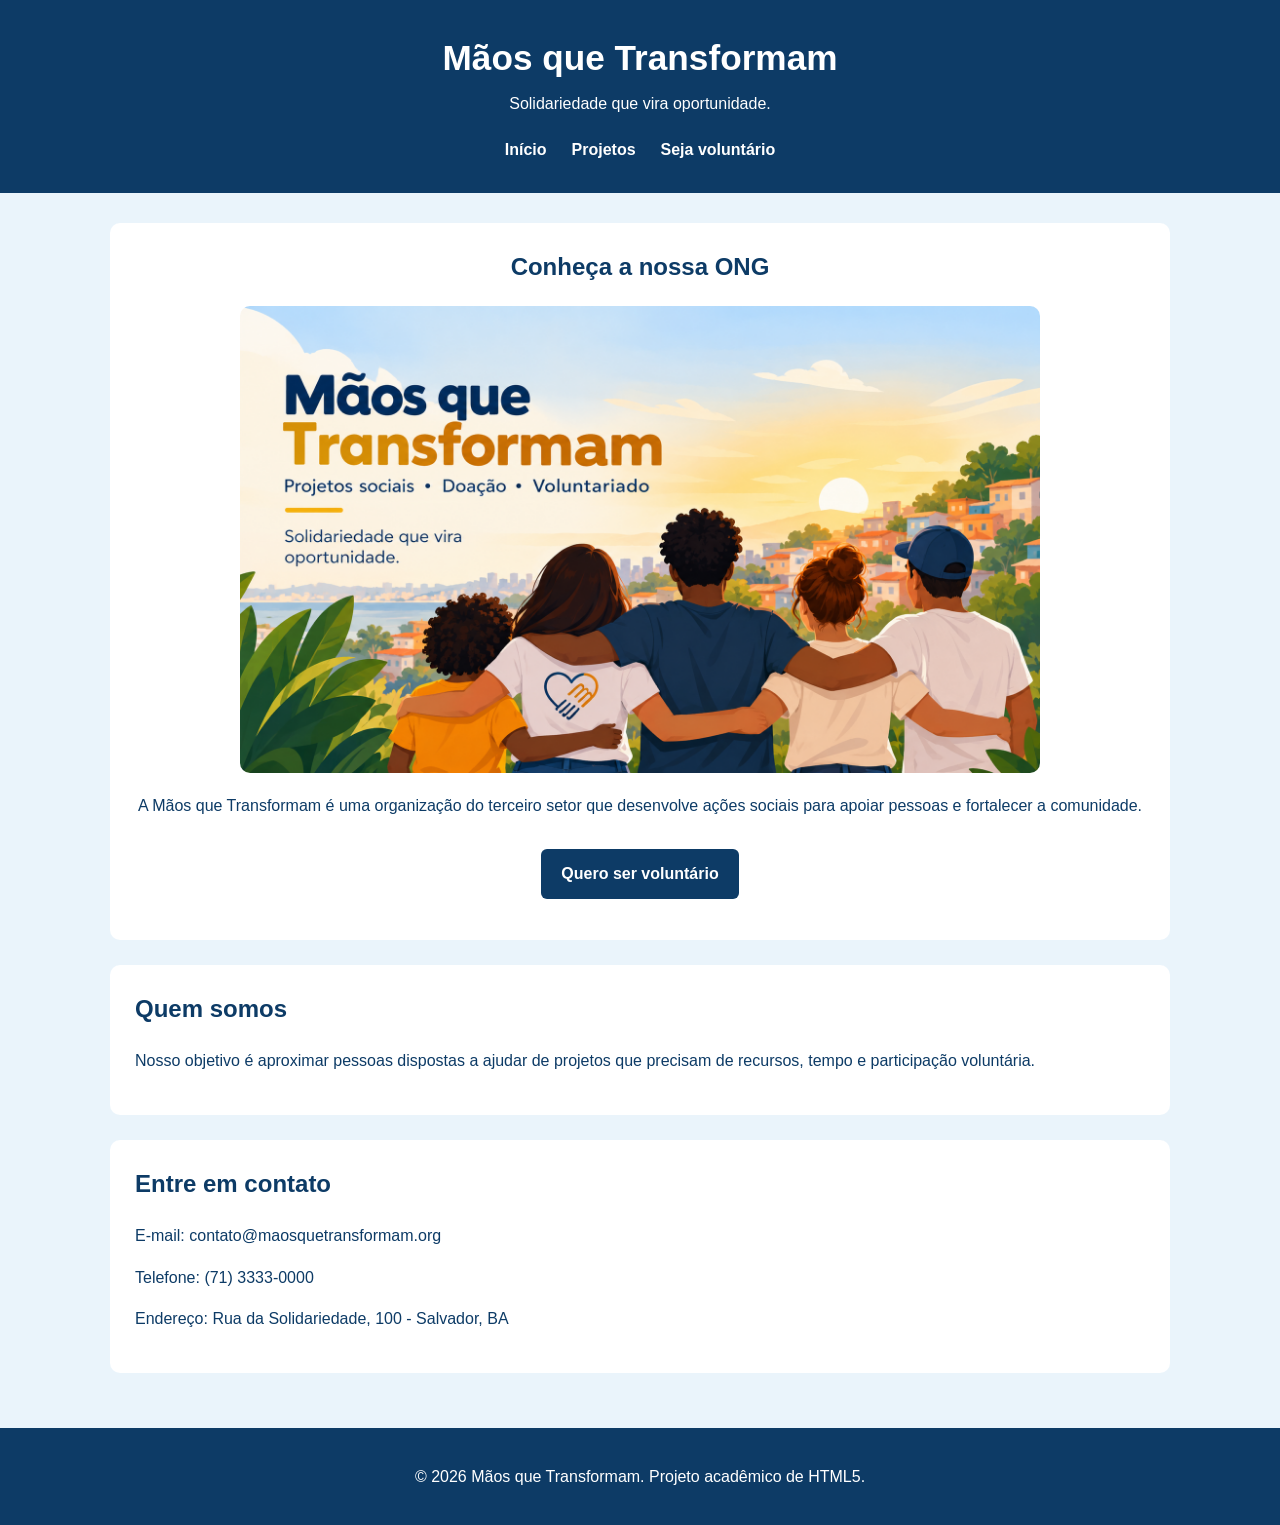
<file: index.html>
<!DOCTYPE html>
<html lang="pt-BR">

<head>
    <meta charset="UTF-8">
    <meta name="viewport" content="width=device-width, initial-scale=1.0">
    <meta name="description" content="Mãos que Transformam: ONG dedicada a ações de alimentação, educação e voluntariado.">

    <title>Mãos que Transformam | Início</title>

    <link rel="stylesheet" href="style.css">
</head>

<body>

    <header>
        <div class="header-inner">

            <h1>Mãos que Transformam</h1>
            <p>Solidariedade que vira oportunidade.</p>

            <nav aria-label="Navegação principal">
                <ul>
                    <li><a href="index.html">Início</a></li>
                    <li><a href="projetos.html">Projetos</a></li>
                    <li><a href="cadastro.html">Seja voluntário</a></li>
                </ul>
            </nav>

        </div>
    </header>

    <main>

        <section class="hero">
            <h2>Conheça a nossa ONG</h2>

            <img
                src="assets/hero.png"
                alt="Ilustração de pessoas unidas representando solidariedade e trabalho voluntário"
            >

            <p>
                A Mãos que Transformam é uma organização do terceiro setor
                que desenvolve ações sociais para apoiar pessoas e fortalecer
                a comunidade.
            </p>

            <a href="cadastro.html" class="botao-voluntario">
                Quero ser voluntário
            </a>

            <p id="mensagem" aria-live="polite"></p>

        </section>

        <section>
            <h2>Quem somos</h2>

            <p>
                Nosso objetivo é aproximar pessoas dispostas a ajudar de
                projetos que precisam de recursos, tempo e participação
                voluntária.
            </p>
        </section>

        <section>
            <h2>Entre em contato</h2>

            <p>E-mail: contato@maosquetransformam.org</p>
            <p>Telefone: (71) 3333-0000</p>
            <p>Endereço: Rua da Solidariedade, 100 - Salvador, BA</p>
        </section>

    </main>

    <footer>
        <div class="footer-inner">
            <p>&copy; 2026 Mãos que Transformam. Projeto acadêmico de HTML5.</p>
        </div>
    </footer>

    <script src="script.js"></script>

</body>

</html>
</file>
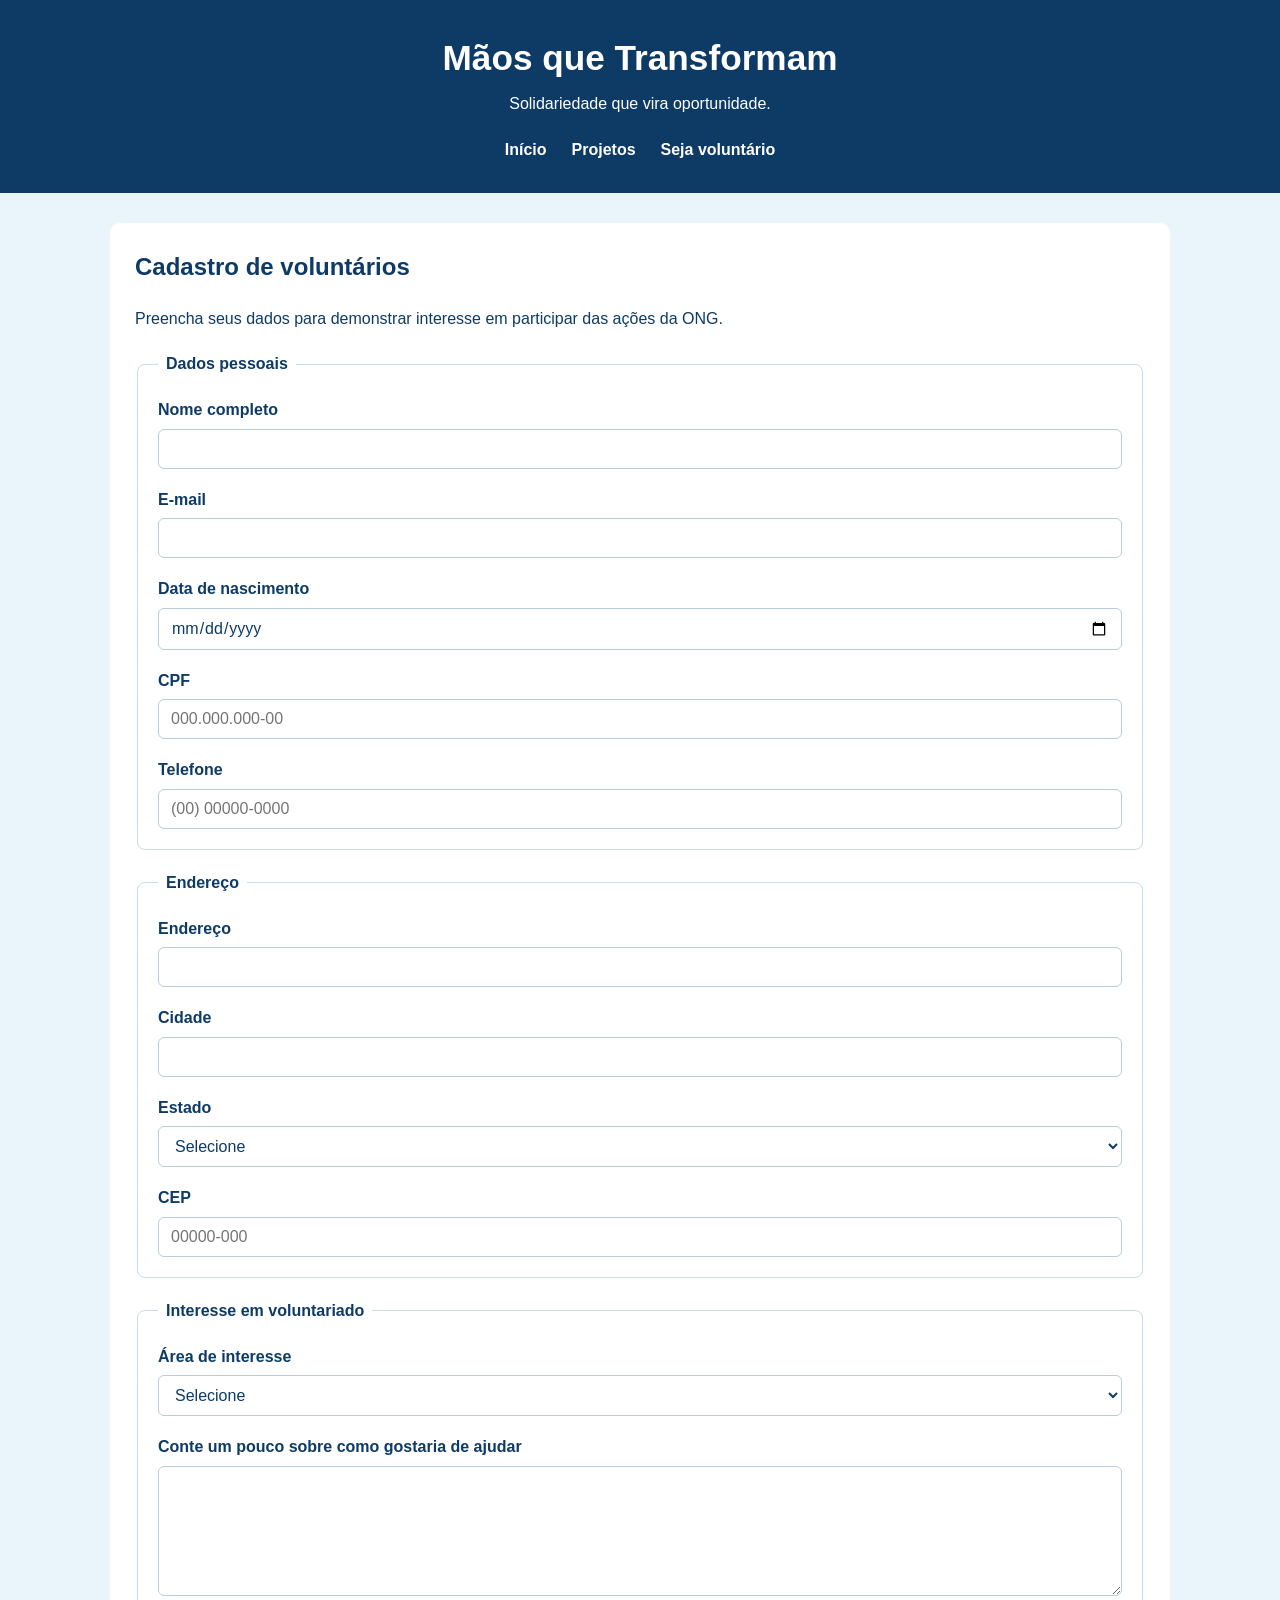
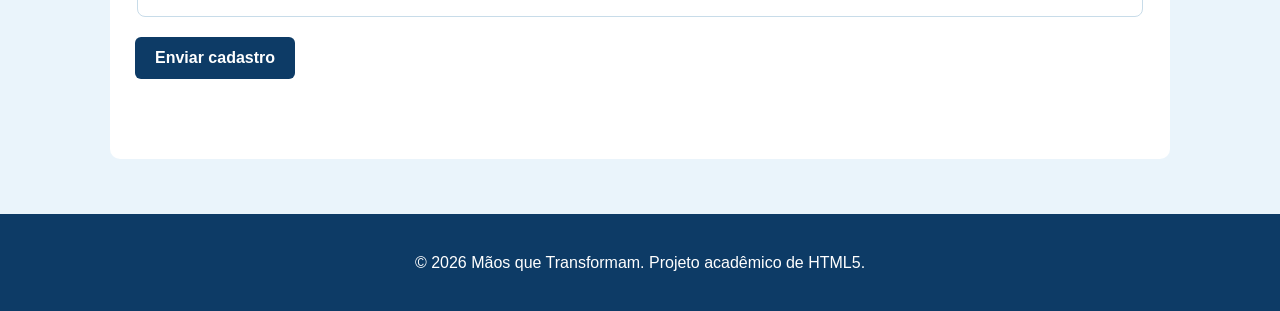
<file: cadastro.html>
<!DOCTYPE html>
<html lang="pt-BR">

<head>
    <meta charset="UTF-8">
    <meta name="viewport" content="width=device-width, initial-scale=1.0">
    <meta name="description" content="Formulário de cadastro de voluntários da ONG Mãos que Transformam.">

    <title>Mãos que Transformam | Cadastro</title>

    <link rel="stylesheet" href="style.css">
</head>

<body>

    <header>
        <div class="header-inner">

            <h1>Mãos que Transformam</h1>
            <p>Solidariedade que vira oportunidade.</p>

            <nav aria-label="Navegação principal">
                <ul>
                    <li><a href="index.html">Início</a></li>
                    <li><a href="projetos.html">Projetos</a></li>
                    <li><a href="cadastro.html">Seja voluntário</a></li>
                </ul>
            </nav>

        </div>
    </header>

    <main>

        <section>
            <h2>Cadastro de voluntários</h2>

            <p>
                Preencha seus dados para demonstrar interesse em participar
                das ações da ONG.
            </p>

            <form id="cadastro-form" action="#" method="post">

                <fieldset>
                    <legend>Dados pessoais</legend>

                    <div class="form-group">
                        <label for="nome">Nome completo</label>
                        <input type="text" id="nome" name="nome"
                               required minlength="3" autocomplete="name">
                    </div>

                    <div class="form-group">
                        <label for="email">E-mail</label>
                        <input type="email" id="email" name="email"
                               required autocomplete="email">
                    </div>

                    <div class="form-group">
                        <label for="nascimento">Data de nascimento</label>
                        <input type="date" id="nascimento" name="nascimento"
                               required autocomplete="bday">
                    </div>

                    <div class="form-group">
                        <label for="cpf">CPF</label>
                        <input type="text" id="cpf" name="cpf"
                               inputmode="numeric"
                               pattern="[0-9]{3}\.[0-9]{3}\.[0-9]{3}-[0-9]{2}"
                               placeholder="000.000.000-00"
                               maxlength="14"
                               required
                               title="Digite o CPF no formato 000.000.000-00">
                    </div>

                    <div class="form-group">
                        <label for="telefone">Telefone</label>
                        <input type="tel" id="telefone" name="telefone"
                               inputmode="tel"
                               pattern="\([0-9]{2}\) [0-9]{5}-[0-9]{4}"
                               placeholder="(00) 00000-0000"
                               maxlength="15"
                               required
                               autocomplete="tel"
                               title="Digite o telefone no formato (00) 00000-0000">
                    </div>

                </fieldset>

                <fieldset>
                    <legend>Endereço</legend>

                    <div class="form-group">
                        <label for="endereco">Endereço</label>
                        <input type="text" id="endereco" name="endereco"
                               required autocomplete="street-address">
                    </div>

                    <div class="form-group">
                        <label for="cidade">Cidade</label>
                        <input type="text" id="cidade" name="cidade"
                               required autocomplete="address-level2">
                    </div>

                    <div class="form-group">
                        <label for="estado">Estado</label>

                        <select id="estado" name="estado"
                                required autocomplete="address-level1">

                            <option value="">Selecione</option>
                            <option>AC</option>
                            <option>AL</option>
                            <option>AP</option>
                            <option>AM</option>
                            <option>BA</option>
                            <option>CE</option>
                            <option>DF</option>
                            <option>ES</option>
                            <option>GO</option>
                            <option>MA</option>
                            <option>MT</option>
                            <option>MS</option>
                            <option>MG</option>
                            <option>PA</option>
                            <option>PB</option>
                            <option>PR</option>
                            <option>PE</option>
                            <option>PI</option>
                            <option>RJ</option>
                            <option>RN</option>
                            <option>RS</option>
                            <option>RO</option>
                            <option>RR</option>
                            <option>SC</option>
                            <option>SP</option>
                            <option>SE</option>
                            <option>TO</option>

                        </select>
                    </div>

                    <div class="form-group">
                        <label for="cep">CEP</label>
                        <input type="text" id="cep" name="cep"
                               inputmode="numeric"
                               pattern="[0-9]{5}-[0-9]{3}"
                               placeholder="00000-000"
                               maxlength="9"
                               required
                               autocomplete="postal-code"
                               title="Digite o CEP no formato 00000-000">
                    </div>

                </fieldset>

                <fieldset>
                    <legend>Interesse em voluntariado</legend>

                    <div class="form-group">
                        <label for="area">Área de interesse</label>

                        <select id="area" name="area" required>
                            <option value="">Selecione</option>
                            <option>Educação</option>
                            <option>Arrecadação e doação</option>
                            <option>Eventos</option>
                            <option>Comunicação</option>
                            <option>Outras atividades</option>
                        </select>
                    </div>

                    <div class="form-group">
                        <label for="mensagem-cadastro">
                            Conte um pouco sobre como gostaria de ajudar
                        </label>

                        <textarea id="mensagem-cadastro"
                                  name="mensagem"
                                  minlength="10"
                                  required></textarea>
                    </div>

                </fieldset>

                <button type="submit">Enviar cadastro</button>

                <p id="mensagem-formulario" aria-live="polite"></p>

            </form>

        </section>

    </main>

    <footer>
        <div class="footer-inner">
            <p>&copy; 2026 Mãos que Transformam. Projeto acadêmico de HTML5.</p>
        </div>
    </footer>

    <script src="script.js"></script>

</body>

</html>
</file>
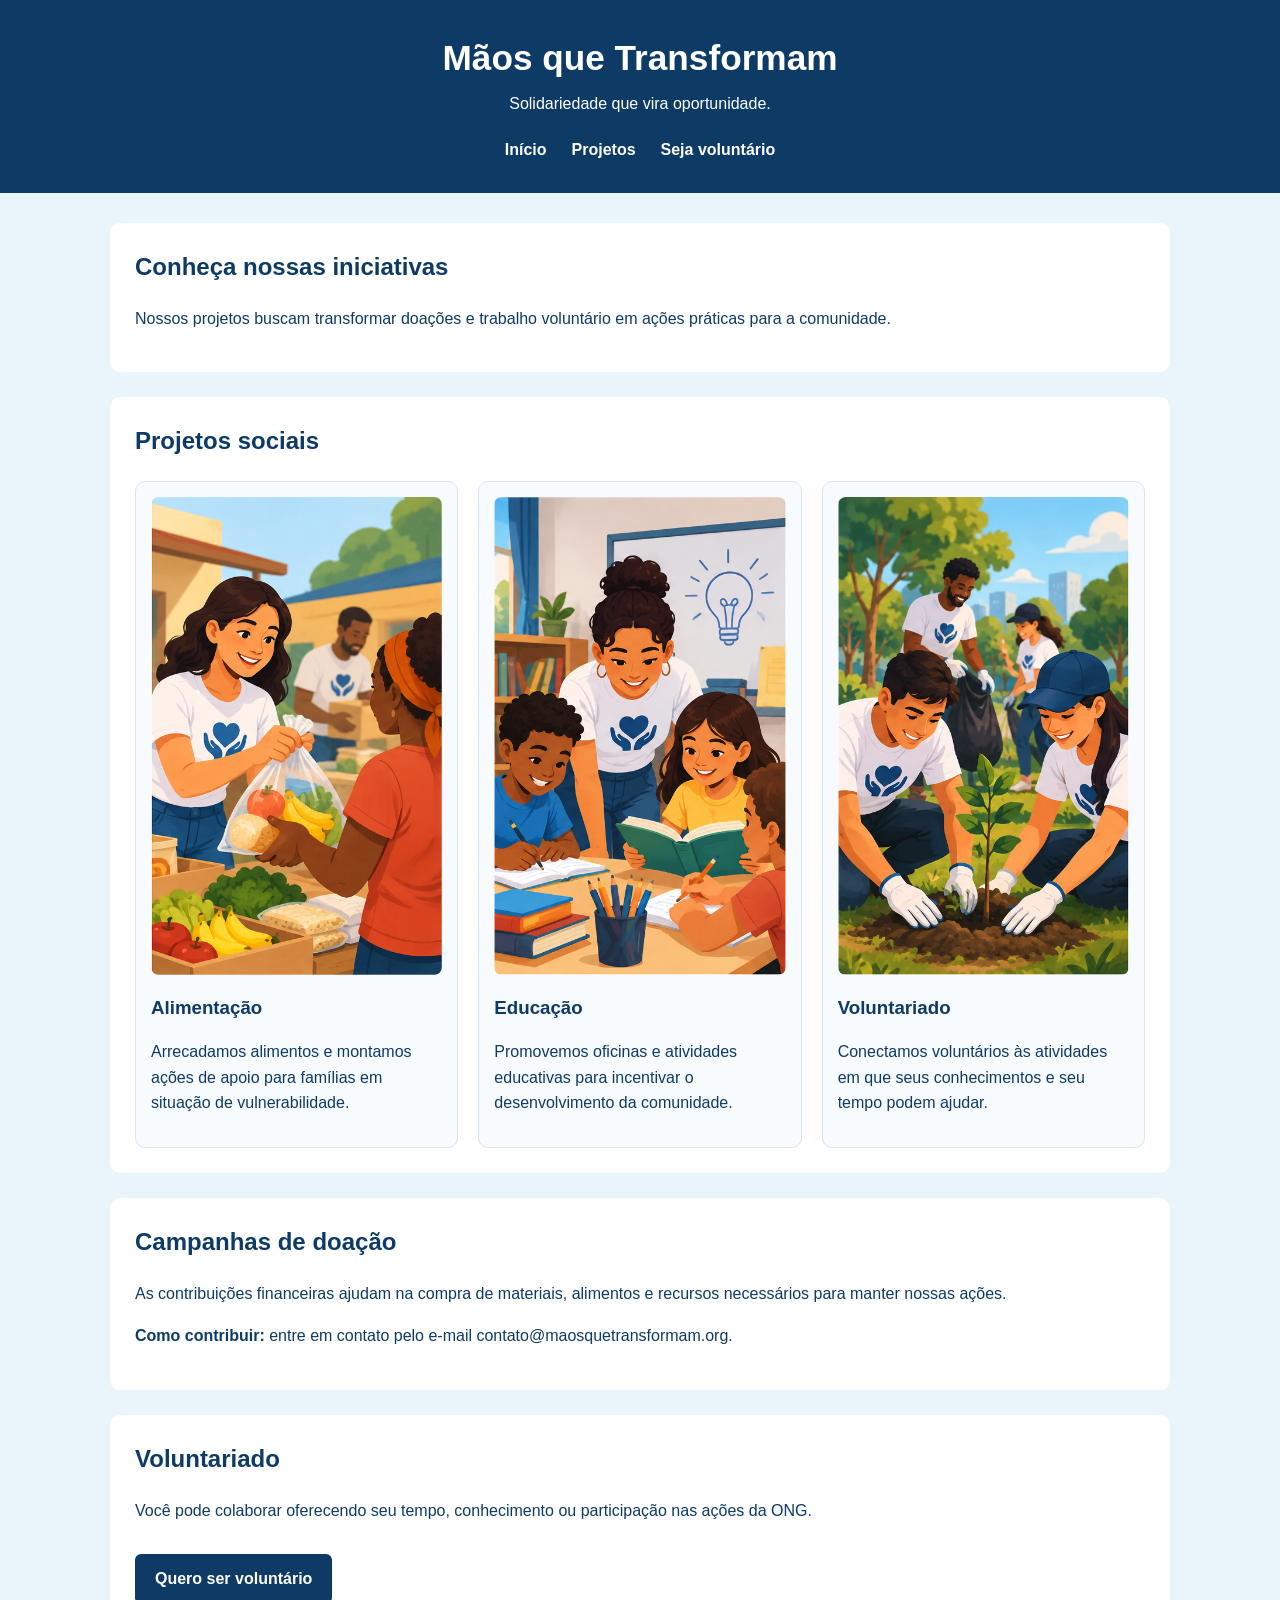
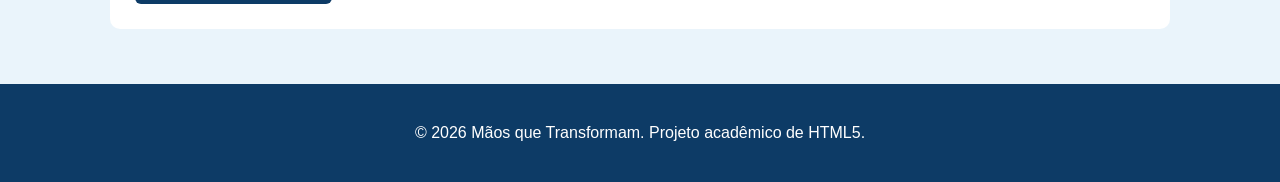
<file: projetos.html>
<!DOCTYPE html>
<html lang="pt-BR">

<head>
    <meta charset="UTF-8">
    <meta name="viewport" content="width=device-width, initial-scale=1.0">
    <meta name="description" content="Conheça os projetos de doação e voluntariado da ONG Mãos que Transformam.">

    <title>Mãos que Transformam | Projetos</title>

    <link rel="stylesheet" href="style.css">
</head>

<body>

    <header>
        <div class="header-inner">

            <h1>Mãos que Transformam</h1>
            <p>Solidariedade que vira oportunidade.</p>

            <nav aria-label="Navegação principal">
                <ul>
                    <li><a href="index.html">Início</a></li>
                    <li><a href="projetos.html">Projetos</a></li>
                    <li><a href="cadastro.html">Seja voluntário</a></li>
                </ul>
            </nav>

        </div>
    </header>

    <main>

        <section>
            <h2>Conheça nossas iniciativas</h2>

            <p>
                Nossos projetos buscam transformar doações e trabalho voluntário em
                ações práticas para a comunidade.
            </p>
        </section>

        <section>
            <h2>Projetos sociais</h2>

            <div class="grid">

                <div class="card">
                    <img src="assets/projeto_alimentacao.png"
                         alt="Ilustração representando uma ação de apoio alimentar">

                    <h3>Alimentação</h3>

                    <p>
                        Arrecadamos alimentos e montamos ações de apoio para
                        famílias em situação de vulnerabilidade.
                    </p>
                </div>

                <div class="card">
                    <img src="assets/projeto_educacao.png"
                         alt="Ilustração representando um projeto de educação">

                    <h3>Educação</h3>

                    <p>
                        Promovemos oficinas e atividades educativas para incentivar
                        o desenvolvimento da comunidade.
                    </p>
                </div>

                <div class="card">
                    <img src="assets/projeto_voluntariado.png"
                         alt="Ilustração representando pessoas participando de trabalho voluntário">

                    <h3>Voluntariado</h3>

                    <p>
                        Conectamos voluntários às atividades em que seus conhecimentos
                        e seu tempo podem ajudar.
                    </p>
                </div>

            </div>
        </section>

        <section>
            <h2>Campanhas de doação</h2>

            <p>
                As contribuições financeiras ajudam na compra de materiais, alimentos
                e recursos necessários para manter nossas ações.
            </p>

            <p>
                <strong>Como contribuir:</strong>
                entre em contato pelo e-mail contato@maosquetransformam.org.
            </p>
        </section>

        <section>
            <h2>Voluntariado</h2>

            <p>
                Você pode colaborar oferecendo seu tempo, conhecimento ou participação
                nas ações da ONG.
            </p>

            <a class="botao-voluntario" href="cadastro.html">
                Quero ser voluntário
            </a>
        </section>

    </main>

    <footer>
        <div class="footer-inner">
            <p>&copy; 2026 Mãos que Transformam. Projeto acadêmico de HTML5.</p>
        </div>
    </footer>

    <script src="script.js"></script>

</body>

</html>
</file>
<file: style.css>
* {
    box-sizing: border-box;
}

html {
    scroll-behavior: smooth;
}

body {
    margin: 0;
    font-family: Arial, sans-serif;
    background-color: #EAF4FB;
    color: #0D3B66;
    line-height: 1.6;
}

/* Cabeçalho */

header {
    background-color: #0D3B66;
    color: #FFFFFF;
    padding: 30px 20px;
}

.header-inner {
    max-width: 1100px;
    margin: 0 auto;
    text-align: center;
}

header h1 {
    margin: 0 0 5px;
    font-size: 2.2rem;
}

header p {
    margin: 0 0 20px;
}

/* Navegação */

nav ul {
    list-style: none;
    display: flex;
    justify-content: center;
    gap: 25px;
    padding: 0;
    margin: 0;
}

nav a {
    color: #FFFFFF;
    text-decoration: none;
    font-weight: bold;
}

nav a:hover {
    text-decoration: underline;
}

nav a:focus {
    outline: 3px solid #F4A261;
    outline-offset: 4px;
}

/* Conteúdo */

main {
    max-width: 1100px;
    margin: 0 auto;
    padding: 30px 20px;
}

section {
    background-color: #FFFFFF;
    margin-bottom: 25px;
    padding: 25px;
    border-radius: 10px;
}

section h2 {
    color: #0D3B66;
    margin-top: 0;
}

/* Página inicial */

.hero {
    text-align: center;
}

.hero img {
    display: block;
    width: 100%;
    max-width: 800px;
    height: auto;
    margin: 20px auto;
    border-radius: 10px;
}

/* Botões */

.botao-voluntario,
button {
    display: inline-block;
    margin-top: 15px;
    padding: 12px 20px;
    background-color: #0D3B66;
    color: #FFFFFF;
    text-decoration: none;
    border: none;
    border-radius: 6px;
    font-weight: bold;
    font-size: 1rem;
    cursor: pointer;
}

.botao-voluntario:hover,
button:hover {
    opacity: 0.9;
}

.botao-voluntario:focus,
button:focus {
    outline: 3px solid #F4A261;
    outline-offset: 3px;
}

#mensagem,
#mensagem-formulario {
    margin-top: 15px;
    font-weight: bold;
}

/* Projetos */

.grid {
    display: grid;
    grid-template-columns: repeat(3, 1fr);
    gap: 20px;
}

.card {
    border: 1px solid #D7E5EF;
    border-radius: 10px;
    padding: 15px;
    background-color: #F8FBFD;
}

.card img {
    display: block;
    width: 100%;
    height: auto;
    border-radius: 8px;
}

.card h3 {
    color: #0D3B66;
    margin-bottom: 8px;
}

/* Formulário */

form {
    margin-top: 20px;
}

fieldset {
    border: 1px solid #C8DCE9;
    border-radius: 8px;
    padding: 20px;
    margin-bottom: 20px;
}

legend {
    padding: 0 8px;
    font-weight: bold;
    color: #0D3B66;
}

.form-group {
    display: flex;
    flex-direction: column;
    margin-bottom: 18px;
}

.form-group:last-child {
    margin-bottom: 0;
}

label {
    margin-bottom: 6px;
    font-weight: bold;
}

input,
select,
textarea {
    width: 100%;
    padding: 10px 12px;
    border: 1px solid #B8CCD9;
    border-radius: 6px;
    font-family: Arial, sans-serif;
    font-size: 1rem;
    color: #0D3B66;
    background-color: #FFFFFF;
}

textarea {
    min-height: 130px;
    resize: vertical;
}

input:focus,
select:focus,
textarea:focus {
    outline: 3px solid #F4A261;
    outline-offset: 2px;
    border-color: #0D3B66;
}

button {
    margin-top: 0;
}

#mensagem-formulario {
    min-height: 24px;
}

/* Rodapé */

footer {
    background-color: #0D3B66;
    color: #FFFFFF;
    text-align: center;
    padding: 20px;
}

.footer-inner {
    max-width: 1100px;
    margin: 0 auto;
}

/* Responsividade */

@media (max-width: 800px) {

    .grid {
        grid-template-columns: 1fr;
    }
}

@media (max-width: 600px) {

    header h1 {
        font-size: 1.8rem;
    }

    nav ul {
        flex-direction: column;
        gap: 10px;
    }

    main {
        padding: 20px 15px;
    }

    section {
        padding: 20px;
    }

    .hero img {
        width: 100%;
    }
}
</file>
